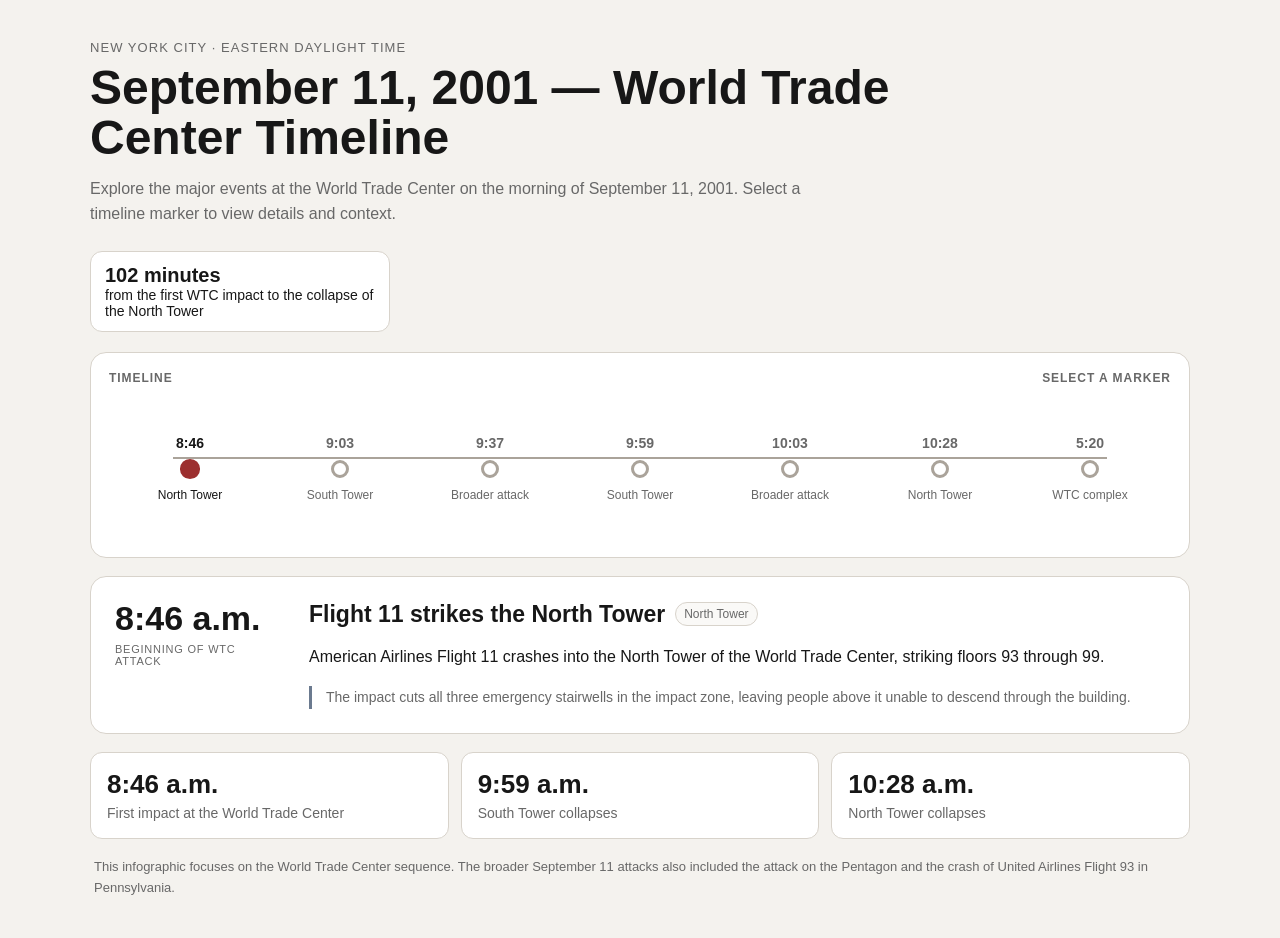
<file: 911Feature/index.html>
<!doctype html>
<html lang="en">
<head>
  <meta charset="utf-8">
  <meta name="viewport" content="width=device-width, initial-scale=1">
  <title>September 11, 2001 — World Trade Center Timeline</title>
  <style>
    :root{
      --bg:#f4f2ee;
      --panel:#ffffff;
      --text:#171717;
      --muted:#686868;
      --border:#d8d3cb;
      --accent:#9c2f2f;
      --accent-soft:#f4e5e5;
      --line:#aaa39a;
      --context:#6b7a8f;
    }
    *{box-sizing:border-box}
    body{
      margin:0;
      font-family:Arial, Helvetica, sans-serif;
      background:var(--bg);
      color:var(--text);
    }
    .wrap{
      width:min(1100px, calc(100% - 32px));
      margin:40px auto;
    }
    .header{
      display:flex;
      gap:24px;
      justify-content:space-between;
      align-items:flex-end;
      margin-bottom:20px;
      flex-wrap:wrap;
    }
    .eyebrow{
      font-size:13px;
      letter-spacing:.08em;
      text-transform:uppercase;
      color:var(--muted);
      margin:0 0 8px;
    }
    h1{
      margin:0;
      font-size:clamp(28px,4vw,48px);
      line-height:1.05;
      max-width:800px;
    }
    .intro{
      margin:12px 0 0;
      max-width:760px;
      color:var(--muted);
      line-height:1.6;
      font-size:16px;
    }
    .summary{
      border:1px solid var(--border);
      background:var(--panel);
      border-radius:12px;
      padding:12px 14px;
      font-size:14px;
      max-width:300px;
    }
    .summary strong{font-size:20px}
    .timeline-card,
    .detail-card{
      background:var(--panel);
      border:1px solid var(--border);
      border-radius:16px;
    }
    .timeline-card{
      padding:18px;
      overflow:hidden;
    }
    .timeline-top{
      display:flex;
      justify-content:space-between;
      gap:16px;
      align-items:center;
      margin-bottom:8px;
    }
    .timeline-top span{
      font-size:12px;
      text-transform:uppercase;
      letter-spacing:.08em;
      color:var(--muted);
      font-weight:700;
    }
    .scroller{
      overflow-x:auto;
      padding:6px 0 2px;
    }
    .timeline{
      min-width:760px;
      position:relative;
      display:grid;
      grid-template-columns:repeat(7,1fr);
      gap:8px;
      padding:24px 10px 16px;
    }
    .timeline::before{
      content:"";
      position:absolute;
      left:6%;
      right:6%;
      top:58px;
      height:2px;
      background:var(--line);
    }
    .marker{
      position:relative;
      border:0;
      background:transparent;
      color:var(--muted);
      cursor:pointer;
      border-radius:10px;
      padding:0 6px 6px;
      min-height:98px;
      font:inherit;
    }
    .marker:focus-visible{
      outline:3px solid rgba(156,47,47,.25);
      outline-offset:3px;
    }
    .marker .time{
      display:block;
      font-size:14px;
      font-weight:700;
      margin-bottom:9px;
      color:inherit;
    }
    .marker .dot{
      width:18px;
      height:18px;
      display:block;
      border-radius:50%;
      border:3px solid var(--line);
      background:var(--panel);
      margin:0 auto;
      position:relative;
      z-index:2;
      transition:.2s ease;
    }
    .marker .tag{
      display:block;
      font-size:12px;
      line-height:1.25;
      margin:10px auto 0;
      max-width:100px;
    }
    .marker[aria-pressed="true"]{
      color:var(--text);
    }
    .marker[aria-pressed="true"] .dot{
      border-color:var(--accent);
      background:var(--accent);
      transform:scale(1.12);
    }
    .detail-card{
      margin-top:18px;
      padding:24px;
      display:grid;
      grid-template-columns:170px 1fr;
      gap:24px;
    }
    .detail-time{
      font-size:34px;
      font-weight:700;
      line-height:1;
    }
    .elapsed{
      color:var(--muted);
      text-transform:uppercase;
      letter-spacing:.07em;
      font-size:11px;
      margin-top:8px;
    }
    .detail-head{
      display:flex;
      align-items:center;
      flex-wrap:wrap;
      gap:10px;
    }
    .detail-title{
      font-size:23px;
      margin:0;
    }
    .badge{
      display:inline-block;
      border:1px solid var(--border);
      border-radius:999px;
      padding:4px 8px;
      font-size:12px;
      color:var(--muted);
      background:#faf9f7;
    }
    .detail-text,
    .context{
      line-height:1.65;
      margin-bottom:0;
    }
    .detail-text{font-size:16px}
    .context{
      margin-top:16px;
      padding-left:14px;
      border-left:3px solid var(--context);
      color:var(--muted);
      font-size:14px;
    }
    .stats{
      margin-top:18px;
      display:grid;
      grid-template-columns:repeat(3,1fr);
      gap:12px;
    }
    .stat{
      background:var(--panel);
      border:1px solid var(--border);
      border-radius:12px;
      padding:16px;
    }
    .stat strong{
      display:block;
      font-size:26px;
      margin-bottom:4px;
    }
    .stat span{
      color:var(--muted);
      font-size:14px;
    }
    .note{
      color:var(--muted);
      font-size:13px;
      line-height:1.55;
      margin:18px 4px 0;
    }
    @media (max-width:700px){
      .wrap{width:min(100% - 20px,1100px);margin:20px auto}
      .detail-card{grid-template-columns:1fr;gap:14px;padding:18px}
      .stats{grid-template-columns:1fr}
      .summary{max-width:none;width:100%}
    }
    @media (prefers-reduced-motion: reduce){
      *{scroll-behavior:auto!important;transition:none!important}
    }
  </style>
</head>
<body>
  <main class="wrap">
    <header class="header">
      <div>
        <p class="eyebrow">New York City · Eastern Daylight Time</p>
        <h1>September 11, 2001 — World Trade Center Timeline</h1>
        <p class="intro">Explore the major events at the World Trade Center on the morning of September 11, 2001. Select a timeline marker to view details and context.</p>
      </div>
      <div class="summary"><strong>102 minutes</strong><br>from the first WTC impact to the collapse of the North Tower</div>
    </header>

    <section class="timeline-card" aria-label="Interactive September 11 timeline">
      <div class="timeline-top">
        <span>Timeline</span>
        <span>Select a marker</span>
      </div>
      <div class="scroller">
        <div id="timeline" class="timeline"></div>
      </div>
    </section>

    <section class="detail-card" aria-live="polite">
      <div>
        <div id="detailTime" class="detail-time"></div>
        <div id="detailElapsed" class="elapsed"></div>
      </div>
      <div>
        <div class="detail-head">
          <h2 id="detailTitle" class="detail-title"></h2>
          <span id="detailTag" class="badge"></span>
        </div>
        <p id="detailText" class="detail-text"></p>
        <p id="detailContext" class="context"></p>
      </div>
    </section>

    <section class="stats" aria-label="Key times">
      <div class="stat"><strong>8:46 a.m.</strong><span>First impact at the World Trade Center</span></div>
      <div class="stat"><strong>9:59 a.m.</strong><span>South Tower collapses</span></div>
      <div class="stat"><strong>10:28 a.m.</strong><span>North Tower collapses</span></div>
    </section>

    <p class="note">This infographic focuses on the World Trade Center sequence. The broader September 11 attacks also included the attack on the Pentagon and the crash of United Airlines Flight 93 in Pennsylvania.</p>
  </main>

  <script>
    const events = [
      {
        time:"8:46 a.m.", short:"8:46", title:"Flight 11 strikes the North Tower",
        tag:"North Tower", elapsed:"Beginning of WTC attack",
        text:"American Airlines Flight 11 crashes into the North Tower of the World Trade Center, striking floors 93 through 99.",
        context:"The impact cuts all three emergency stairwells in the impact zone, leaving people above it unable to descend through the building."
      },
      {
        time:"9:03 a.m.", short:"9:03", title:"Flight 175 strikes the South Tower",
        tag:"South Tower", elapsed:"+17 minutes",
        text:"United Airlines Flight 175 crashes into the South Tower, striking roughly floors 77 through 85.",
        context:"The second impact, seen live by television audiences, makes clear that the United States is experiencing a coordinated attack."
      },
      {
        time:"9:37 a.m.", short:"9:37", title:"Pentagon is struck",
        tag:"Broader attack", elapsed:"+51 minutes",
        text:"American Airlines Flight 77 crashes into the Pentagon in Arlington, Virginia.",
        context:"Although outside New York, the Pentagon attack demonstrates the national scope of the coordinated attacks unfolding that morning."
      },
      {
        time:"9:59 a.m.", short:"9:59", title:"South Tower collapses",
        tag:"South Tower", elapsed:"+73 minutes",
        text:"After burning for 56 minutes following impact, the South Tower collapses.",
        context:"The tower hit second is the first of the Twin Towers to fall. Its collapse devastates the surrounding World Trade Center complex and lower Manhattan."
      },
      {
        time:"10:03 a.m.", short:"10:03", title:"Flight 93 crashes in Pennsylvania",
        tag:"Broader attack", elapsed:"+77 minutes",
        text:"United Airlines Flight 93 crashes near Shanksville, Pennsylvania, after passengers and crew attempt to regain control of the hijacked aircraft.",
        context:"Investigators concluded the hijackers intended to strike a target in Washington, D.C."
      },
      {
        time:"10:28 a.m.", short:"10:28", title:"North Tower collapses",
        tag:"North Tower", elapsed:"+102 minutes",
        text:"The North Tower collapses after burning for approximately 102 minutes following the first impact.",
        context:"The collapse marks the destruction of both Twin Towers and transforms the World Trade Center site into the rescue and recovery area that became known as Ground Zero."
      },
      {
        time:"5:20 p.m.", short:"5:20", title:"7 World Trade Center collapses",
        tag:"WTC complex", elapsed:"Later that day",
        text:"7 World Trade Center, a 47-story building north of the main World Trade Center plaza, collapses after fires burn for hours.",
        context:"No aircraft struck WTC 7. The building had been evacuated before its collapse."
      }
    ];

    const timeline = document.getElementById("timeline");
    const detailTime = document.getElementById("detailTime");
    const detailElapsed = document.getElementById("detailElapsed");
    const detailTitle = document.getElementById("detailTitle");
    const detailTag = document.getElementById("detailTag");
    const detailText = document.getElementById("detailText");
    const detailContext = document.getElementById("detailContext");
    const buttons = [];

    function selectEvent(index){
      const e = events[index];
      detailTime.textContent = e.time;
      detailElapsed.textContent = e.elapsed;
      detailTitle.textContent = e.title;
      detailTag.textContent = e.tag;
      detailText.textContent = e.text;
      detailContext.textContent = e.context;
      buttons.forEach((button, i) => {
        button.setAttribute("aria-pressed", i === index ? "true" : "false");
      });
    }

    events.forEach((e, i) => {
      const button = document.createElement("button");
      button.type = "button";
      button.className = "marker";
      button.setAttribute("aria-label", `${e.time}: ${e.title}`);
      button.setAttribute("aria-pressed", "false");
      button.innerHTML = `
        <span class="time">${e.short}</span>
        <span class="dot" aria-hidden="true"></span>
        <span class="tag">${e.tag}</span>
      `;
      button.addEventListener("click", () => selectEvent(i));
      timeline.appendChild(button);
      buttons.push(button);
    });

    selectEvent(0);
  </script>
</body>
</html>
</file>
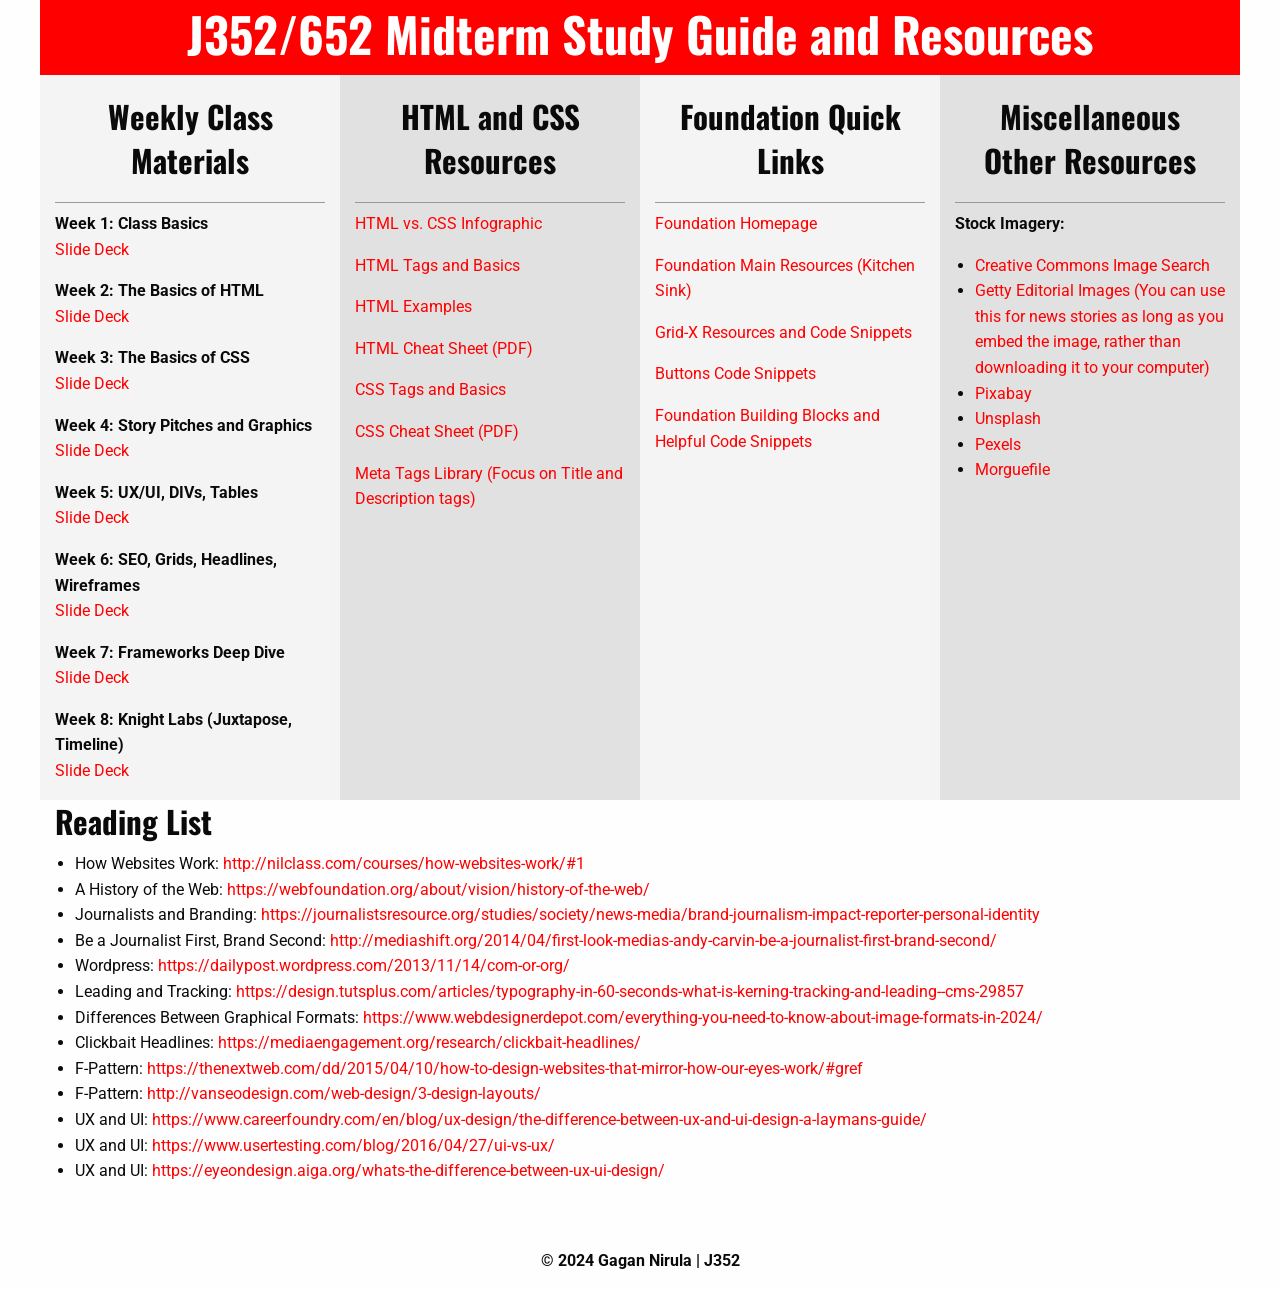
<file: midtermResources-f2024/index.html>
<!doctype html>
<html class="no-js" lang="en" dir="ltr">
  <head>
    <meta charset="utf-8">
    <meta http-equiv="x-ua-compatible" content="ie=edge">
    <meta name="viewport" content="width=device-width, initial-scale=1.0">
    <title>J352 Midterm Resources</title>
    <link rel="stylesheet" href="css/foundation.css">
    <link rel="stylesheet" href="css/app.css">

<meta name="description" content="This is the comprehensive midterm study guide for J352 Fall 2023."/>
<meta name="author" content="Gagan Nirula"/>



<link rel="preconnect" href="https://fonts.gstatic.com"> 
<link href="https://fonts.googleapis.com/css2?family=Oswald:wght@500&family=Roboto&display=swap" rel="stylesheet">

  </head>


<body>


<div class="grid-container">

<div class="grid-x grid-padding-x">
  <div class="large-12 cell" style="background-color:#ff0000; color:#fff; text-align:center;"><h1>J352/652 Midterm Study Guide and Resources</h1></div>
</div>


      <div class="grid-x grid-padding-x">


<!-- COLUMN 1 -->
        <div class="large-3 medium-3 small-12 cell columnContents" style="background-color:#f4f4f4;">

<h3>Weekly Class Materials</h3>

<p><strong>Week 1: Class Basics</strong><br>
<a href="https://docs.google.com/presentation/d/e/2PACX-1vQ-ecpuZynmUcLjK4St56wgyyDOzoIZQoAwSU_4BN4_UqP2Sf2mITWDmDMGmgiCmG9LkbOcygGF8XOI/pub?start=false&loop=false&delayms=60000" target="_blank">Slide Deck</a></p>

<p><strong>Week 2: The Basics of HTML</strong><br>
<a href="https://docs.google.com/presentation/d/e/2PACX-1vT3RD3F8aF8L9PTLCcLkcxmzPm0gT643ogqAdOY1b3ToCvalOEuBF49KuchwcBKd8UMnM0ikoJmI6AO/pub?start=false&loop=false&delayms=60000" target="_blank">Slide Deck</a></p>

<p><strong>Week 3: The Basics of CSS</strong><br>
<a href="https://docs.google.com/presentation/d/e/2PACX-1vRu6ID1T5NUcYh8nFa1qZTHkR1b86m_3pbo56in-NMRHzQ9jtt0GJJ_D1u9Yp9w6aJGxYZ4YnrGU82V/pub?start=false&loop=false&delayms=60000" target="_blank">Slide Deck</a></p>

<p><strong>Week 4: Story Pitches and Graphics</strong><br>
<a href="https://docs.google.com/presentation/d/e/2PACX-1vQpKdkwPp88plWy5OyV-ZBxxPOKLJBdcFEz3DC8o7NABzN3qqUXVPMtnwuKTSwMWtk0M7d9tK-7j55E/pub?start=false&loop=false&delayms=60000" target="_blank">Slide Deck</a></p>

<p><strong>Week 5: UX/UI, DIVs, Tables</strong><br>
<a href="https://docs.google.com/presentation/d/e/2PACX-1vTMGuHMZaWx8J3rwxlYt_20zg82SZmW6H30kMcLBguJ7Knu05vFif2VjubJEQAv5bDmuutpYdbhsoo0/pub?start=false&loop=false&delayms=60000" target="_blank">Slide Deck</a></p>

<p><strong>Week 6: SEO, Grids, Headlines, Wireframes</strong><br>
<a href="https://docs.google.com/presentation/d/e/2PACX-1vQrcKSt_a923xwkdJyT4SKduACpGYA32CQqp60WdcfeeE6Uz9gaq4K1tqC44WybGcS5a2ZKQ06LMOYM/pub?start=false&loop=false&delayms=60000" target="_blank">Slide Deck</a></p>

<p><strong>Week 7: Frameworks Deep Dive</strong><br>
<a href="https://docs.google.com/presentation/d/e/2PACX-1vQo2Us4m1mKfTL_0DBNwcZKO48-lSe98y0ZHRgHUXU5mm9ai5cUGmE81xV_r_ihxF8StQvnFVFGVjsQ/pub?start=false&loop=false&delayms=60000" target="_blank">Slide Deck</a></p>

<p><strong>Week 8: Knight Labs (Juxtapose, Timeline)</strong><br>
<a href="https://docs.google.com/presentation/d/e/2PACX-1vRPbMtdkDsjBdLyfJi5EUWYFm66CiHEtbGj7RswTdd5_EchwJfdUvljUjh1weMZr3CtzD1uWwGrH77p/pub?start=false&loop=false&delayms=60000" target="_blank">Slide Deck</a></p>


      </div>

<!-- COLUMN 2 -->

        <div class="large-3 medium-3 small-12 cell columnContents" style="background-color:#e1e1e1;">

<h3>HTML and CSS Resources</h3>

<p><a href="https://www.dropbox.com/s/e3tshot1pcomhuj/Infographic-HTML-CSS.png?dl=0" target="_blank">HTML vs. CSS Infographic</a></p>

<p><a href="https://www.w3schools.com/tags/default.asp" target="_blank">HTML Tags and Basics</a></p>

<p><a href="https://www.w3schools.com/html/html_examples.asp" target="_blank">HTML Examples</a></p>

<p><a href="https://www.dropbox.com/s/r841sr8tfhvpxqe/hf-html-cheat-sheet.pdf?dl=0" target="_blank">HTML Cheat Sheet (PDF)</a></p>

<p><a href="https://www.w3schools.com/css/default.asp" target="_blank">CSS Tags and Basics</a></p>

<p><a href="https://www.dropbox.com/s/7m1ipzdnvt5wnmk/wsu-css-cheat-sheet.pdf?dl=0" target="_blank">CSS Cheat Sheet (PDF)</a></p>

<p><a href="https://www.metatags.org/all-meta-tags-overview/" target="_blank">Meta Tags Library (Focus on Title and Description tags)</a></p>

        </div>

<!-- COLUMN 4 -->

        <div class="large-3 medium-3 small-12 cell columnContents" style="background-color:#f4f4f4;">

<h3>Foundation Quick Links</h3>

<p><a href="https://get.foundation" target="_blank">Foundation Homepage</a></p>

<p><a href="https://get.foundation/sites/docs/kitchen-sink.html" target="_blank">Foundation Main Resources (Kitchen Sink)</a></p>

<p><a href="https://get.foundation/sites/docs/xy-grid.html" target="_blank">Grid-X Resources and Code Snippets</a></p>

<p><a href="https://get.foundation/sites/docs/button.html" target="_blank">Buttons Code Snippets</a></p>

<p><a href="https://get.foundation/building-blocks/" target="_blank">Foundation Building Blocks and Helpful Code Snippets</a></p>

        </div>


<!-- COLUMN 4 -->

        <div class="large-3 medium-3 small-12 cell columnContents" style="background-color:#e1e1e1;">

<h3>Miscellaneous Other Resources</h3>

<p><strong>Stock Imagery:</strong><br>

<ul>
<li><a href="https://search.creativecommons.org" target="_blank">Creative Commons Image Search</a></li>
<li><a href="https://www.gettyimages.com/editorial-images" target="_blank">Getty Editorial Images (You can use this for news stories as long as you embed the image, rather than downloading it to your computer)</a></li>
<li><a href="https://pixabay.com" target="_blank">Pixabay</a></li>
<li><a href="https://unsplash.com" target="_blank">Unsplash</a></li>
<li><a href="https://www.pexels.com" target="_blank">Pexels</a></li>
<li><a href="https://morguefile.com" Target="_blank">Morguefile</a></li>


        </div>

<!-- RIGHT COLUMN ENDS -->

      </div>

<div class="large-12 medium-12 small-12 cell">
<h3>Reading List</h3>
<ul>
<li>How Websites Work: <a href="http://nilclass.com/courses/how-websites-work/#1" target="_blank">http://nilclass.com/courses/how-websites-work/#1</a></li>

<li>A History of the Web: <a href="https://webfoundation.org/about/vision/history-of-the-web/" target="_blank">https://webfoundation.org/about/vision/history-of-the-web/</a></li>

<li>Journalists and Branding: <a href="https://journalistsresource.org/studies/society/news-media/brand-journalism-impact-reporter-personal-identity" target="_blank">https://journalistsresource.org/studies/society/news-media/brand-journalism-impact-reporter-personal-identity</a></li>

<li>Be a Journalist First, Brand Second: <a href="http://mediashift.org/2014/04/first-look-medias-andy-carvin-be-a-journalist-first-brand-second/" target="_blank">http://mediashift.org/2014/04/first-look-medias-andy-carvin-be-a-journalist-first-brand-second/</a></li>

<li>Wordpress: <a hrf="https://dailypost.wordpress.com/2013/11/14/com-or-org/" target="_blank">https://dailypost.wordpress.com/2013/11/14/com-or-org/</a></li>

<li>Leading and Tracking: <a href="https://design.tutsplus.com/articles/typography-in-60-seconds-what-is-kerning-tracking-and-leading--cms-29857" target="_blank">https://design.tutsplus.com/articles/typography-in-60-seconds-what-is-kerning-tracking-and-leading--cms-29857</a></li>

<li>Differences Between Graphical Formats: <a href="https://www.webdesignerdepot.com/everything-you-need-to-know-about-image-formats-in-2024/" target="_blank">https://www.webdesignerdepot.com/everything-you-need-to-know-about-image-formats-in-2024/</a></li>

<li>Clickbait Headlines: <a href="https://mediaengagement.org/research/clickbait-headlines/" target="_blank">https://mediaengagement.org/research/clickbait-headlines/</a></li>

<li>F-Pattern: <a href="https://thenextweb.com/dd/2015/04/10/how-to-design-websites-that-mirror-how-our-eyes-work/#gref" target="_blank">https://thenextweb.com/dd/2015/04/10/how-to-design-websites-that-mirror-how-our-eyes-work/#gref</a></li>

<li>F-Pattern: <a href="http://vanseodesign.com/web-design/3-design-layouts/" target="_blank">http://vanseodesign.com/web-design/3-design-layouts/</a></li>

<li>UX and UI: <a href="https://www.careerfoundry.com/en/blog/ux-design/the-difference-between-ux-and-ui-design-a-laymans-guide/" target="_blank">https://www.careerfoundry.com/en/blog/ux-design/the-difference-between-ux-and-ui-design-a-laymans-guide/</a></li>

<li>UX and UI: <a href="https://www.usertesting.com/blog/2016/04/27/ui-vs-ux/" target="_blank">https://www.usertesting.com/blog/2016/04/27/ui-vs-ux/</a></li>

<li>UX and UI: <a href="https://eyeondesign.aiga.org/whats-the-difference-between-ux-ui-design/" target="_blank">https://eyeondesign.aiga.org/whats-the-difference-between-ux-ui-design/</a></li>
</ul>



<br><br>
<p style="text-align:center;"><strong>&copy; 2024 Gagan Nirula | J352</strong></p>

<!-- GRID ENDS -->
<!-- THE HEADER ENDS HERE -->
</div>


 




















    <script src="js/vendor/jquery.js"></script>
    <script src="js/vendor/what-input.js"></script>
    <script src="js/vendor/foundation.js"></script>
    <script src="js/app.js"></script>
  </body>
</html>
</file>
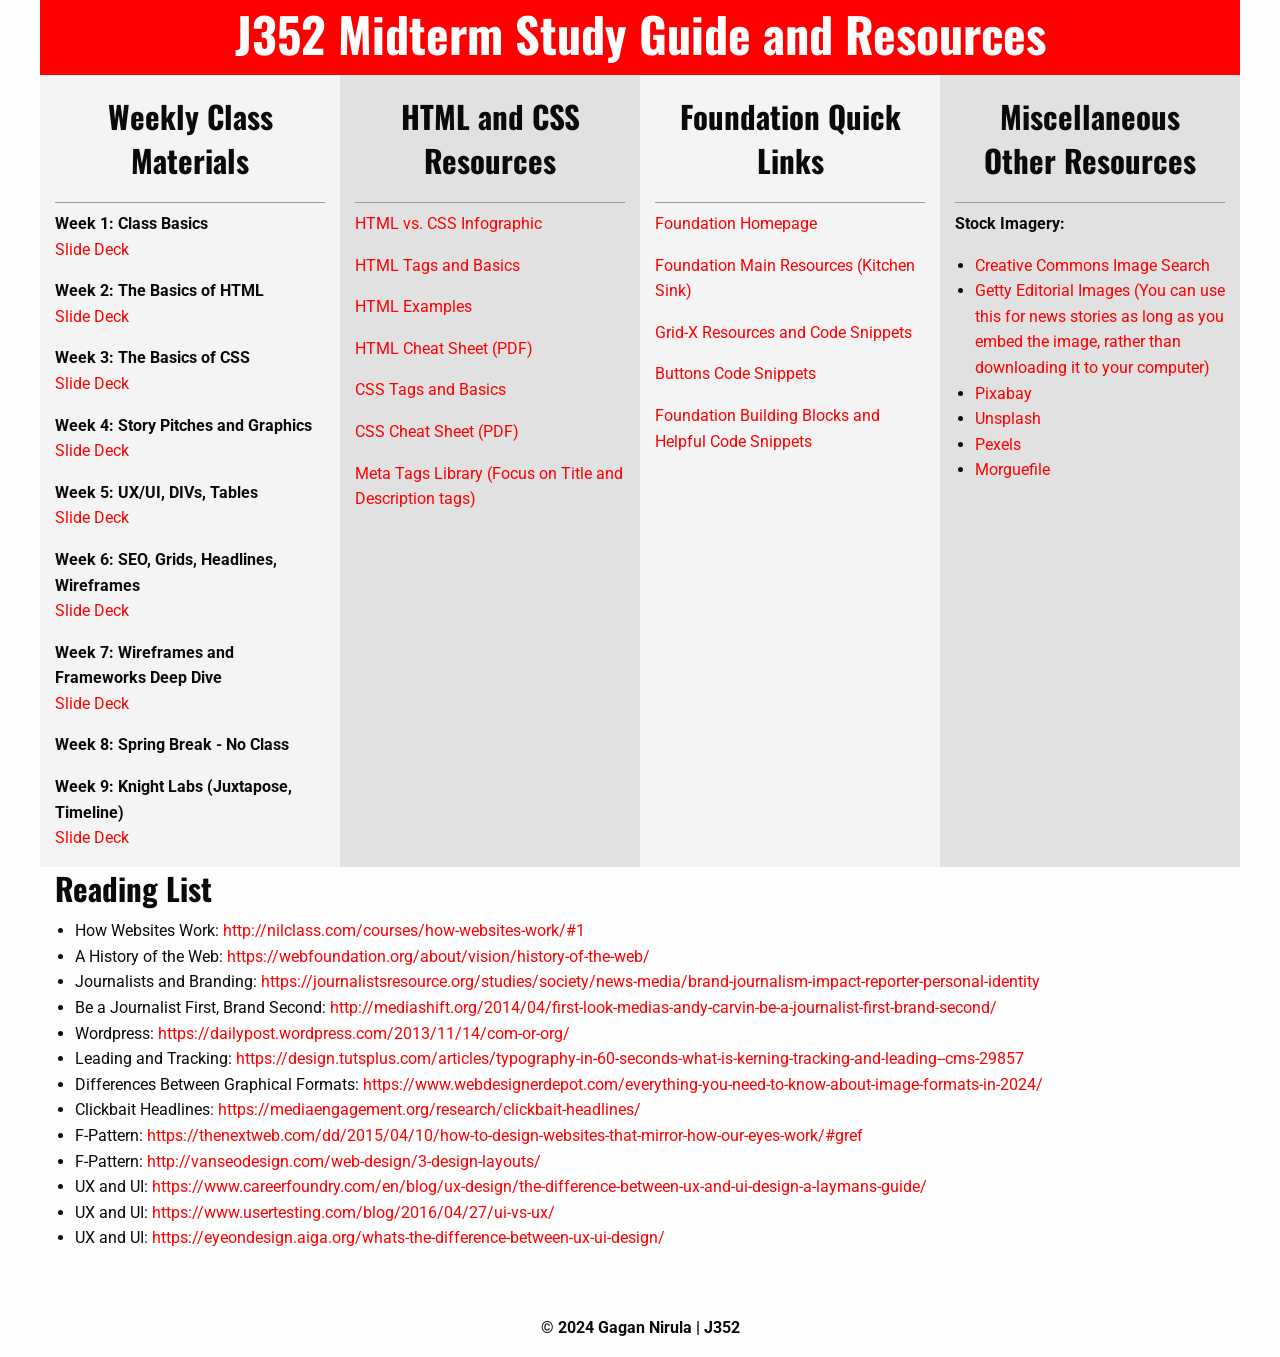
<file: midtermResources-s2025/index.html>
<!doctype html>
<html class="no-js" lang="en" dir="ltr">
  <head>
    <meta charset="utf-8">
    <meta http-equiv="x-ua-compatible" content="ie=edge">
    <meta name="viewport" content="width=device-width, initial-scale=1.0">
    <title>J352 Midterm Resources</title>
    <link rel="stylesheet" href="css/foundation.css">
    <link rel="stylesheet" href="css/app.css">

<meta name="description" content="This is the comprehensive midterm study guide for J352 Spring 2025."/>
<meta name="author" content="Gagan Nirula"/>

<link rel="preconnect" href="https://fonts.gstatic.com"> 
<link href="https://fonts.googleapis.com/css2?family=Oswald:wght@500&family=Roboto&display=swap" rel="stylesheet">

  </head>


<body>


<div class="grid-container">

<div class="grid-x grid-padding-x">
  <div class="large-12 cell" style="background-color:#ff0000; color:#fff; text-align:center;"><h1>J352 Midterm Study Guide and Resources</h1></div>
</div>


      <div class="grid-x grid-padding-x">


<!-- COLUMN 1 -->
        <div class="large-3 medium-3 small-12 cell columnContents" style="background-color:#f4f4f4;">

<h3>Weekly Class Materials</h3>

<p><strong>Week 1: Class Basics</strong><br>
<a href="https://docs.google.com/presentation/d/e/2PACX-1vQ3t4mdMPbS26KefO_iD0t0KoUDmhrTENLqva5NRej0Sr0t1d-BYPFCgnroYUuuOnR41xdX2JZkHCAy/pub?start=false&loop=false&delayms=60000" target="_blank">Slide Deck</a></p>

<p><strong>Week 2: The Basics of HTML</strong><br>
<a href="https://docs.google.com/presentation/d/e/2PACX-1vQBkE_QIfqkcJ2ZYD6b_xGcBaL5cu1YopR8aolZPKrEj213tAFbJNcF9aKoq86Rdh61xznlip3grHVZ/pub?start=false&loop=false&delayms=60000" target="_blank">Slide Deck</a></p>

<p><strong>Week 3: The Basics of CSS</strong><br>
<a href="https://docs.google.com/presentation/d/e/2PACX-1vTi7usyObrmKj2_9AoKOOofrrBpqrC7rpUErXiX3c-MoKx4b0UsUsY07RKEiL13_lrw9jUBrZi8scU9/pub?start=false&loop=false&delayms=3000" target="_blank">Slide Deck</a></p>

<p><strong>Week 4: Story Pitches and Graphics</strong><br>
<a href="https://docs.google.com/presentation/d/e/2PACX-1vQs8SfluJGG8HPOsGXmBgVfGQc5_xGji7Y_w5ECq5yVRY_hlrM28Tdz8u7gbETznYaqSg2wlurUDpVp/pub?start=false&loop=false&delayms=60000" target="_blank">Slide Deck</a></p>

<p><strong>Week 5: UX/UI, DIVs, Tables</strong><br>
<a href="https://docs.google.com/presentation/d/e/2PACX-1vR1IdEyFEzOkBxlYrXvvVGIeDc7JWFma2JCu1L5y_ja4Z7jKzsxEG7QOhuYpfaAuA1NJ3KfexKNDur-/pub?start=false&loop=false&delayms=60000" target="_blank">Slide Deck</a></p>

<p><strong>Week 6: SEO, Grids, Headlines, Wireframes</strong><br>
<a href="https://docs.google.com/presentation/d/e/2PACX-1vT8KO87FWwh6c7nWdhGDyb6XevCSm23OEkEa_6rA77S6WoT4syXhAv3IFHvrc56wH6hZwdrUL2kednV/pub?start=false&loop=false&delayms=60000" target="_blank">Slide Deck</a></p>

<p><strong>Week 7: Wireframes and Frameworks Deep Dive</strong><br>
<a href="https://docs.google.com/presentation/d/e/2PACX-1vRU2spPhNX8jt4AcIPdd1jVAN6wEPf5b_78feAVDxIj6zmhc3T25U-7G6vAL4iUCWgKzdR6HN2JnTbl/pub?start=false&loop=false&delayms=60000" target="_blank">Slide Deck</a></p>

<p><strong>Week 8: Spring Break - No Class</strong><br>

<p><strong>Week 9: Knight Labs (Juxtapose, Timeline)</strong><br>
<a href="https://docs.google.com/presentation/d/e/2PACX-1vRCsDSmXPICmG5Bln3y7iN0gFOcN6JEPB-W4yjeKjpVdkX_XOtkZWoJihT_tXPRop4CwCnLwl3ThaGx/pub?start=false&loop=false&delayms=60000" target="_blank">Slide Deck</a></p>


      </div>

<!-- COLUMN 2 -->

        <div class="large-3 medium-3 small-12 cell columnContents" style="background-color:#e1e1e1;">

<h3>HTML and CSS Resources</h3>

<p><a href="https://www.dropbox.com/s/e3tshot1pcomhuj/Infographic-HTML-CSS.png?dl=0" target="_blank">HTML vs. CSS Infographic</a></p>

<p><a href="https://www.w3schools.com/tags/default.asp" target="_blank">HTML Tags and Basics</a></p>

<p><a href="https://www.w3schools.com/html/html_examples.asp" target="_blank">HTML Examples</a></p>

<p><a href="https://www.dropbox.com/s/r841sr8tfhvpxqe/hf-html-cheat-sheet.pdf?dl=0" target="_blank">HTML Cheat Sheet (PDF)</a></p>

<p><a href="https://www.w3schools.com/css/default.asp" target="_blank">CSS Tags and Basics</a></p>

<p><a href="https://www.dropbox.com/s/7m1ipzdnvt5wnmk/wsu-css-cheat-sheet.pdf?dl=0" target="_blank">CSS Cheat Sheet (PDF)</a></p>

<p><a href="https://www.metatags.org/all-meta-tags-overview/" target="_blank">Meta Tags Library (Focus on Title and Description tags)</a></p>

        </div>

<!-- COLUMN 4 -->

        <div class="large-3 medium-3 small-12 cell columnContents" style="background-color:#f4f4f4;">

<h3>Foundation Quick Links</h3>

<p><a href="https://get.foundation" target="_blank">Foundation Homepage</a></p>

<p><a href="https://get.foundation/sites/docs/kitchen-sink.html" target="_blank">Foundation Main Resources (Kitchen Sink)</a></p>

<p><a href="https://get.foundation/sites/docs/xy-grid.html" target="_blank">Grid-X Resources and Code Snippets</a></p>

<p><a href="https://get.foundation/sites/docs/button.html" target="_blank">Buttons Code Snippets</a></p>

<p><a href="https://get.foundation/building-blocks/" target="_blank">Foundation Building Blocks and Helpful Code Snippets</a></p>

        </div>


<!-- COLUMN 4 -->

        <div class="large-3 medium-3 small-12 cell columnContents" style="background-color:#e1e1e1;">

<h3>Miscellaneous Other Resources</h3>

<p><strong>Stock Imagery:</strong><br>

<ul>
<li><a href="https://search.creativecommons.org" target="_blank">Creative Commons Image Search</a></li>
<li><a href="https://www.gettyimages.com/editorial-images" target="_blank">Getty Editorial Images (You can use this for news stories as long as you embed the image, rather than downloading it to your computer)</a></li>
<li><a href="https://pixabay.com" target="_blank">Pixabay</a></li>
<li><a href="https://unsplash.com" target="_blank">Unsplash</a></li>
<li><a href="https://www.pexels.com" target="_blank">Pexels</a></li>
<li><a href="https://morguefile.com" Target="_blank">Morguefile</a></li>


        </div>

<!-- RIGHT COLUMN ENDS -->

      </div>

<div class="large-12 medium-12 small-12 cell">
<h3>Reading List</h3>
<ul>
<li>How Websites Work: <a href="http://nilclass.com/courses/how-websites-work/#1" target="_blank">http://nilclass.com/courses/how-websites-work/#1</a></li>

<li>A History of the Web: <a href="https://webfoundation.org/about/vision/history-of-the-web/" target="_blank">https://webfoundation.org/about/vision/history-of-the-web/</a></li>

<li>Journalists and Branding: <a href="https://journalistsresource.org/studies/society/news-media/brand-journalism-impact-reporter-personal-identity" target="_blank">https://journalistsresource.org/studies/society/news-media/brand-journalism-impact-reporter-personal-identity</a></li>

<li>Be a Journalist First, Brand Second: <a href="http://mediashift.org/2014/04/first-look-medias-andy-carvin-be-a-journalist-first-brand-second/" target="_blank">http://mediashift.org/2014/04/first-look-medias-andy-carvin-be-a-journalist-first-brand-second/</a></li>

<li>Wordpress: <a hrf="https://dailypost.wordpress.com/2013/11/14/com-or-org/" target="_blank">https://dailypost.wordpress.com/2013/11/14/com-or-org/</a></li>

<li>Leading and Tracking: <a href="https://design.tutsplus.com/articles/typography-in-60-seconds-what-is-kerning-tracking-and-leading--cms-29857" target="_blank">https://design.tutsplus.com/articles/typography-in-60-seconds-what-is-kerning-tracking-and-leading--cms-29857</a></li>

<li>Differences Between Graphical Formats: <a href="https://www.webdesignerdepot.com/everything-you-need-to-know-about-image-formats-in-2024/" target="_blank">https://www.webdesignerdepot.com/everything-you-need-to-know-about-image-formats-in-2024/</a></li>

<li>Clickbait Headlines: <a href="https://mediaengagement.org/research/clickbait-headlines/" target="_blank">https://mediaengagement.org/research/clickbait-headlines/</a></li>

<li>F-Pattern: <a href="https://thenextweb.com/dd/2015/04/10/how-to-design-websites-that-mirror-how-our-eyes-work/#gref" target="_blank">https://thenextweb.com/dd/2015/04/10/how-to-design-websites-that-mirror-how-our-eyes-work/#gref</a></li>

<li>F-Pattern: <a href="http://vanseodesign.com/web-design/3-design-layouts/" target="_blank">http://vanseodesign.com/web-design/3-design-layouts/</a></li>

<li>UX and UI: <a href="https://www.careerfoundry.com/en/blog/ux-design/the-difference-between-ux-and-ui-design-a-laymans-guide/" target="_blank">https://www.careerfoundry.com/en/blog/ux-design/the-difference-between-ux-and-ui-design-a-laymans-guide/</a></li>

<li>UX and UI: <a href="https://www.usertesting.com/blog/2016/04/27/ui-vs-ux/" target="_blank">https://www.usertesting.com/blog/2016/04/27/ui-vs-ux/</a></li>

<li>UX and UI: <a href="https://eyeondesign.aiga.org/whats-the-difference-between-ux-ui-design/" target="_blank">https://eyeondesign.aiga.org/whats-the-difference-between-ux-ui-design/</a></li>
</ul>



<br><br>
<p style="text-align:center;"><strong>&copy; 2024 Gagan Nirula | J352</strong></p>

<!-- GRID ENDS -->
<!-- THE HEADER ENDS HERE -->
</div>


 




















    <script src="js/vendor/jquery.js"></script>
    <script src="js/vendor/what-input.js"></script>
    <script src="js/vendor/foundation.js"></script>
    <script src="js/app.js"></script>
  </body>
</html>
</file>
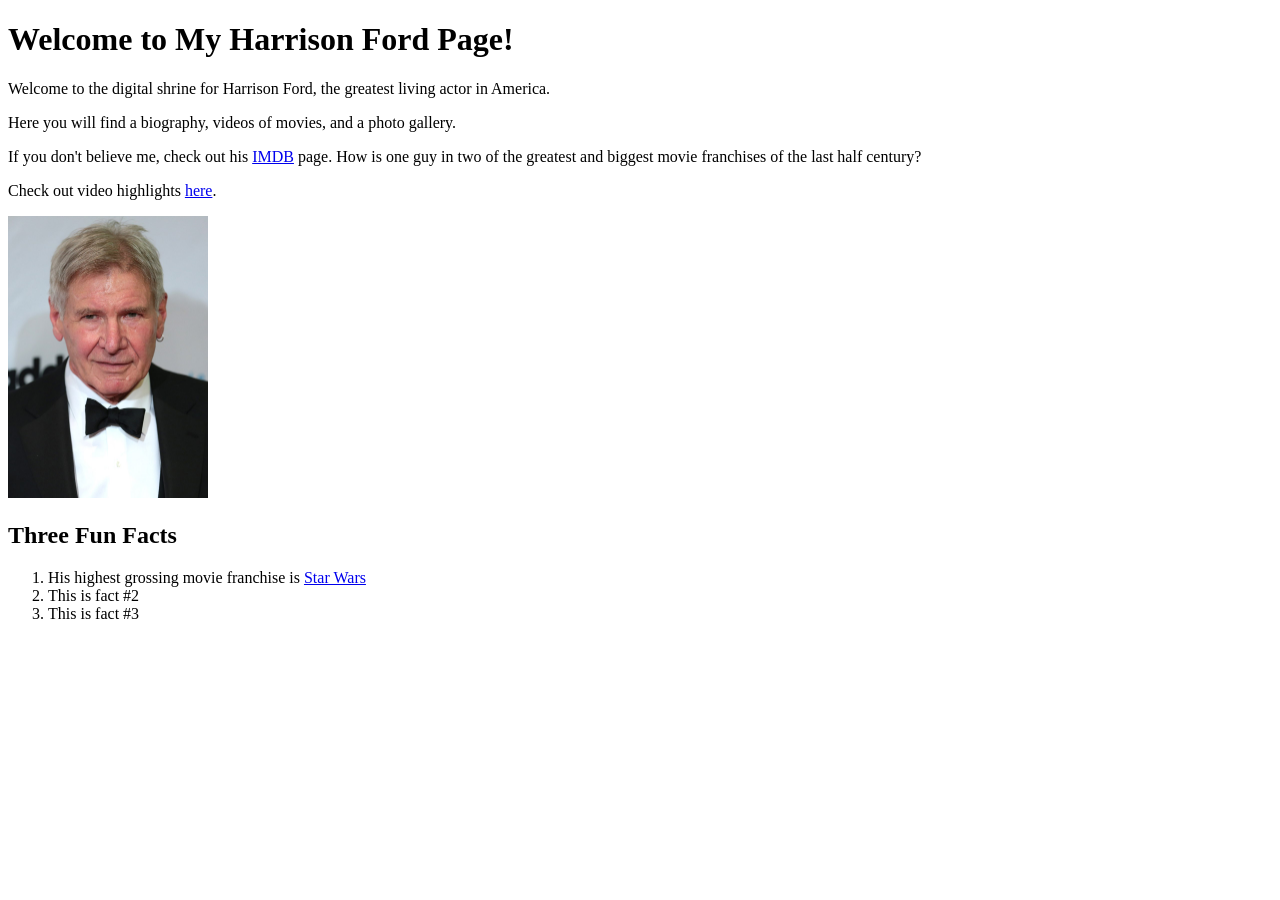
<file: Starter/index.html>
<!doctype html>

<html lang="en">

<head>
  <meta charset="utf-8">
  <title>Welcome to My Harrison Ford Page</title>
  <meta name="description" content="This is the description that search engines will display. Aim for 145-155 characters.">
  <meta name="author" content="Insert the content author or owner name here">

  <!-- Link to your JS file -->
  <script src="scripts/script.js"></script>

  <!-- Link to your CSS file -->
  <link rel="stylesheet" href="css/style.css">

</head>


<body>
<h1>Welcome to My Harrison Ford Page!</h1>


<p>Welcome to the digital shrine for Harrison Ford, the greatest living actor in America.</p>

<p>Here you will find a biography, videos of movies, and a photo gallery.</p>

<p>If you don't believe me, check out his <a href="https://www.imdb.com/name/nm0000148/?ref_=nv_sr_srsg_0_tt_4_nm_4_in_0_q_Harrison%2520Ford" target="_blank">IMDB</a> page. How is one guy in two of the greatest and biggest movie franchises of the last half century?</p>

<p>Check out video highlights <a href="videos.html">here</a>.</p>

<img src="images/HarrisonFord.jpg" width="200">

<h2>Three Fun Facts</h2>

<ol>
<li>His highest grossing movie franchise is <a href="https://www.starwars.com" target="_blank">Star Wars</a></li>
<li>This is fact #2</li>
<li>This is fact #3</li>
</ol>





<br><br><br><br><br><br>












</body>

</html>
</file>
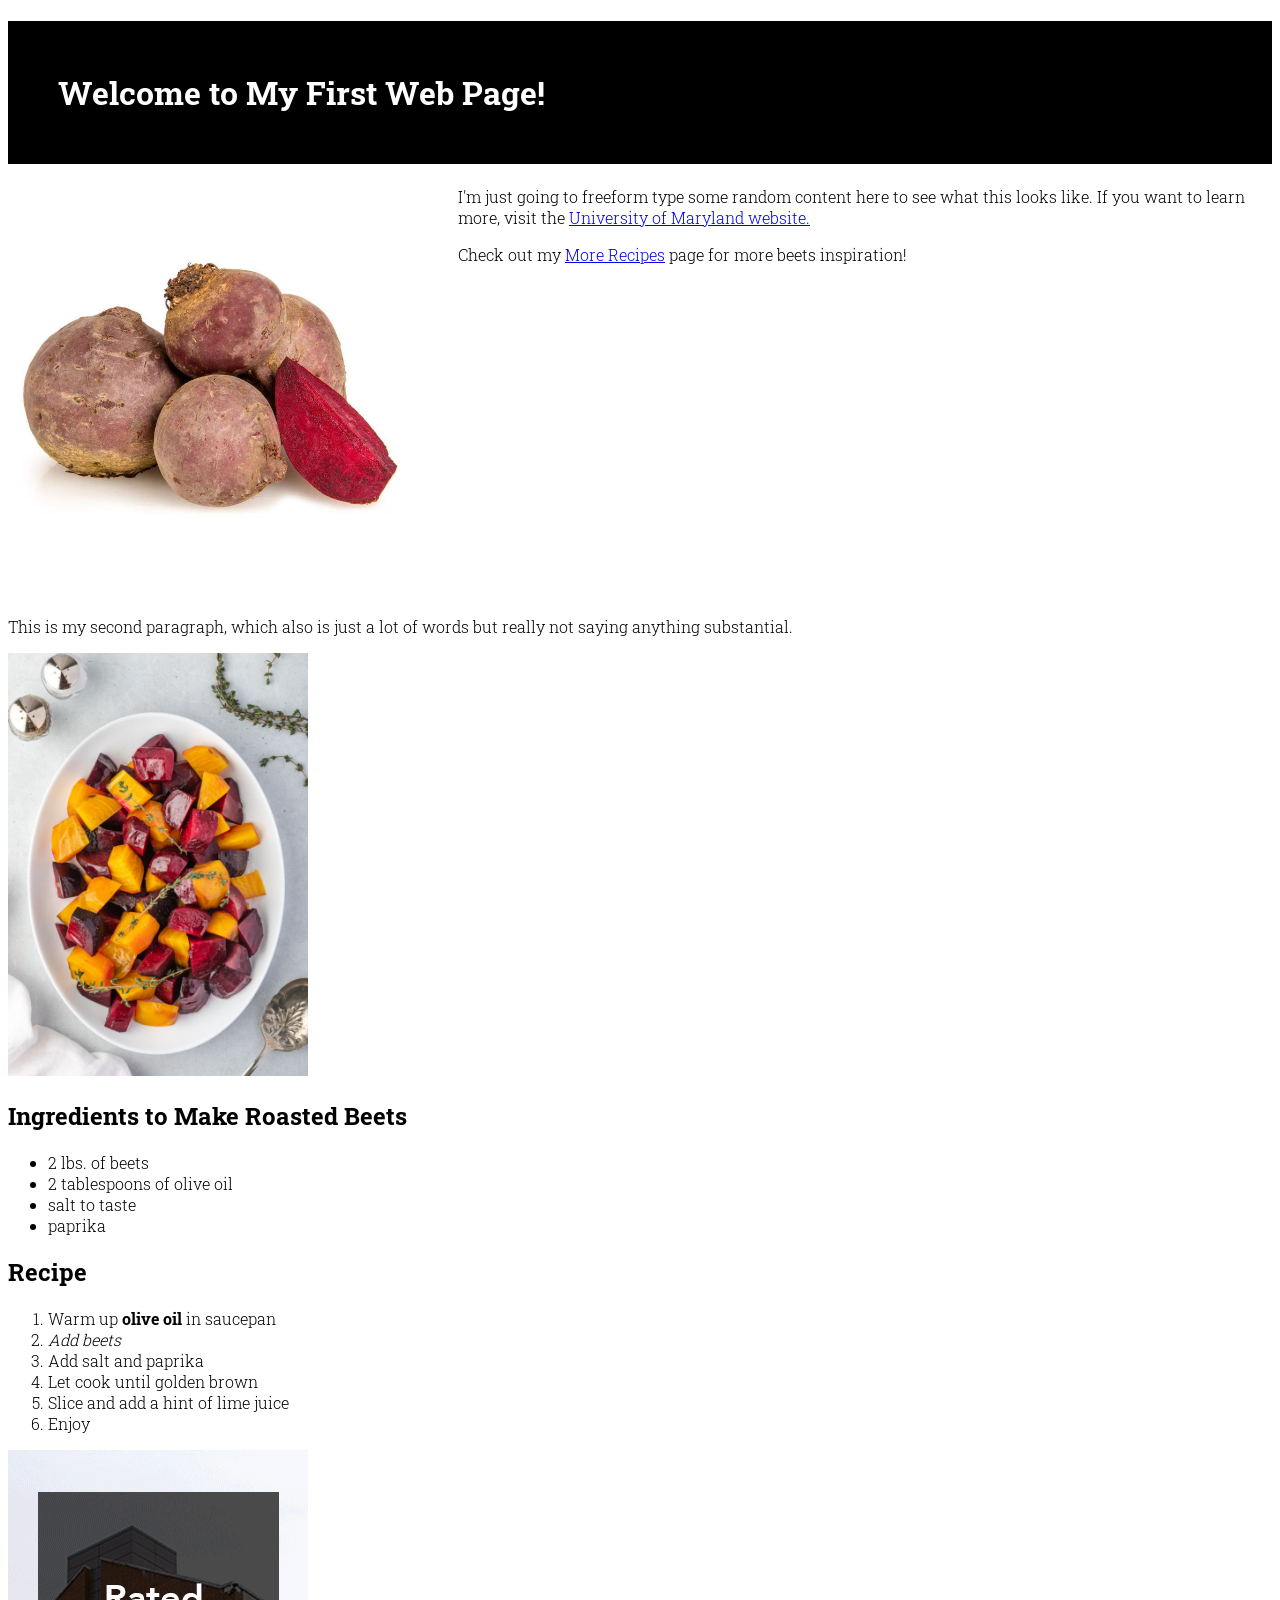
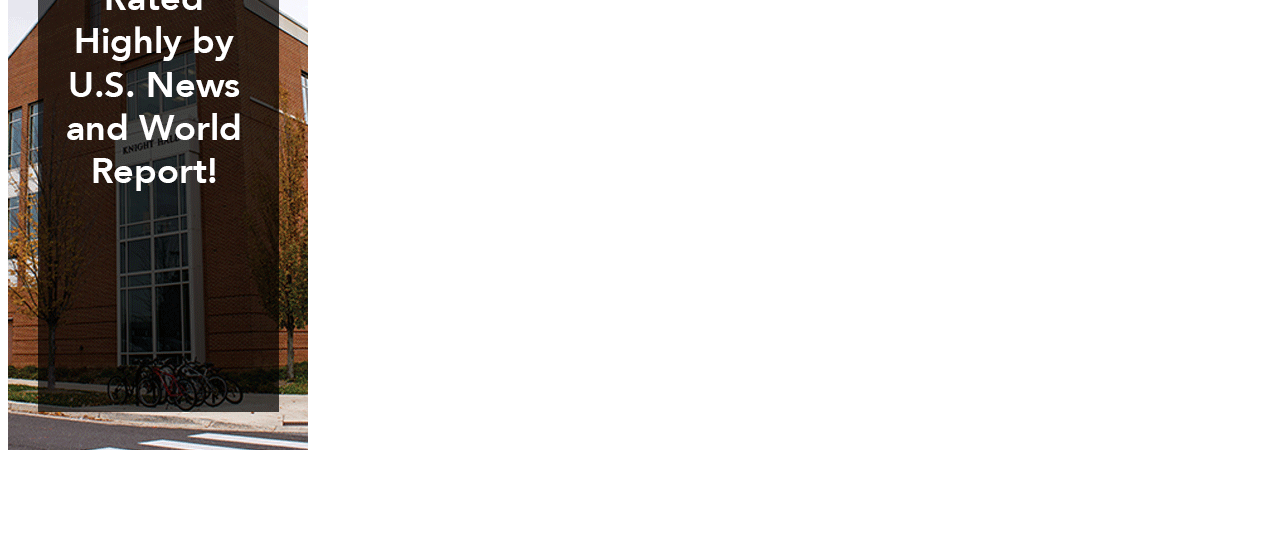
<file: Starter2/index.html>
<!doctype html>

<html lang="en">

<head>
  <meta charset="utf-8">
  <title>Welcome to My First Web Page</title>
  <meta name="description" content="This is the description that search engines will display. Aim for 145-155 characters.">
  <meta name="author" content="Insert the content author or owner name here">

  <!-- Link to your JS file -->
  <script src="scripts/script.js"></script>

  <!-- Link to your CSS file -->
  <link rel="stylesheet" href="css/style.css">

<link rel="preconnect" href="https://fonts.googleapis.com">
<link rel="preconnect" href="https://fonts.gstatic.com" crossorigin>
<link href="https://fonts.googleapis.com/css2?family=Roboto+Slab:wght@100..900&display=swap" rel="stylesheet">


</head>


<body>


<h1 class="myHeader">Welcome to My First Web Page!</h1>

<img src="images/targetBeets.webp" border="0" align="left" class="beetpic" alt="Beets" title="Beets">

<p>I'm just going to freeform type some random content here to see what this looks like. If you want to learn more, visit the <a href="https:www.umd.edu" target="_blank">University of Maryland website.</a></p>

<p>Check out my <a href="moreRecipes.html">More Recipes</a> page for more beets inspiration!</p>


<iframe width="560" height="315" src="https://www.youtube.com/embed/gekJ0pxz8LU?si=F1eo611WpnFz6yh1" title="YouTube video player" frameborder="0" allow="accelerometer; autoplay; clipboard-write; encrypted-media; gyroscope; picture-in-picture; web-share" referrerpolicy="strict-origin-when-cross-origin" allowfullscreen></iframe>

<p>This is my second paragraph, which also is just a lot of words but really not saying anything substantial.</p>

<img src="images/roasted-beets-1.jpg" title="Roasted Beets" alt="Roasted Beets" width="300" border="0">

<h2>Ingredients to Make Roasted Beets</h2>
<ul>
<li>2 lbs. of beets</li>
<li>2 tablespoons of olive oil</li>
<li>salt to taste</li>
<li>paprika</li>
</ul>

<h2>Recipe</h2>
<ol>
<li>Warm up <strong>olive oil</strong> in saucepan</li>
<li><em>Add beets</em></li>
<li>Add salt and paprika</li>
<li>Let cook until golden brown</li>
<li>Slice and add a hint of lime juice</li>
<li>Enjoy</li>
</ol>

<a href="https://merrill.umd.edu" target="_blank"><img src="images/UMD_ad_300x600.gif" border="0" title="UMD Journalism Ad" alt="UMD Journalism Ad" width="300" height="600"></a>



<br><br><br><br><br>

</body>

</html>
</file>
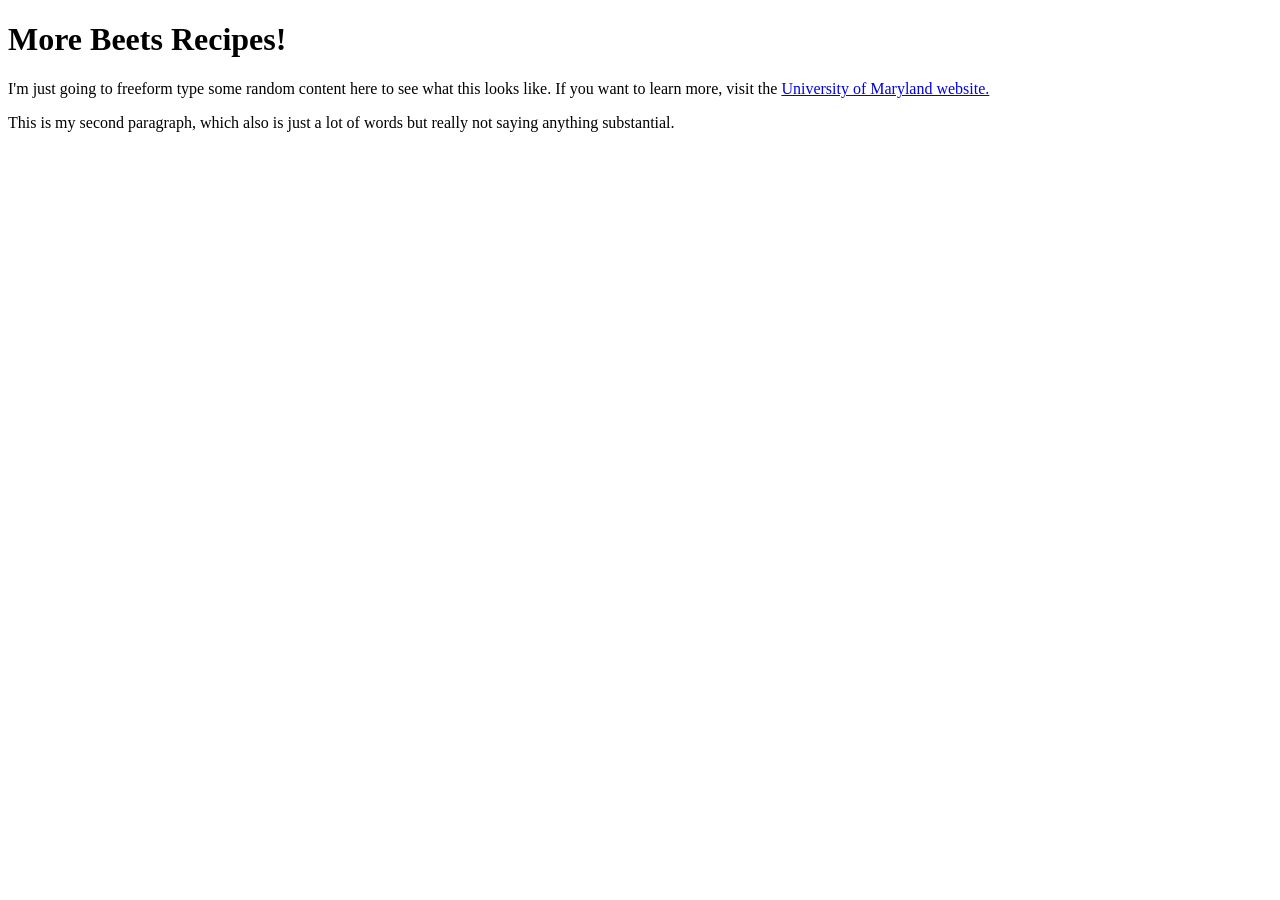
<file: Starter/moreRecipes.html>
<!doctype html>

<html lang="en">

<head>
  <meta charset="utf-8">
  <title>More Beets Recipes!</title>
  <meta name="description" content="This is the description that search engines will display. Aim for 145-155 characters.">
  <meta name="author" content="Insert the content author or owner name here">

  <!-- Link to your JS file -->
  <script src="scripts/script.js"></script>

  <!-- Link to your CSS file -->
  <link rel="stylesheet" href="css/style.css">

</head>


<body><h1>More Beets Recipes!</h1>

<p>I'm just going to freeform type some random content here to see what this looks like. If you want to learn more, visit the <a href="https:www.umd.edu" target="_blank">University of Maryland website.</a></p>

<p>This is my second paragraph, which also is just a lot of words but really not saying anything substantial.</p>






<br><br><br><br><br>

</body>

</html>
</file>
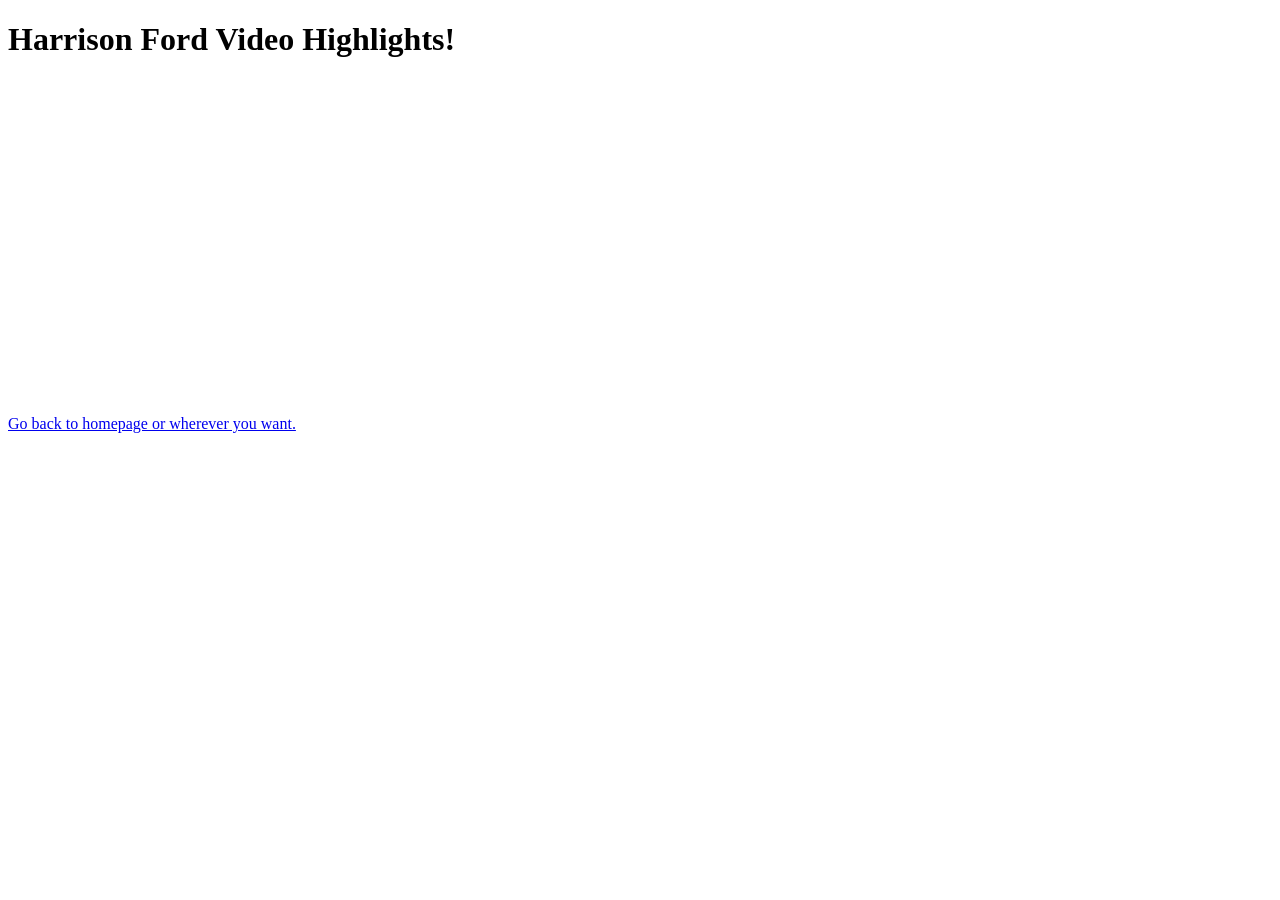
<file: Starter/videos.html>
<!doctype html>

<html lang="en">

<head>
  <meta charset="utf-8">
  <title>Video Highlights | Welcome to My Harrison Ford Page</title>
  <meta name="description" content="This is the description that search engines will display. Aim for 145-155 characters.">
  <meta name="author" content="Insert the content author or owner name here">

  <!-- Link to your JS file -->
  <script src="scripts/script.js"></script>

  <!-- Link to your CSS file -->
  <link rel="stylesheet" href="css/style.css">

</head>


<body>
<h1>Harrison Ford Video Highlights!</h1>

<iframe width="560" height="315" src="https://www.youtube.com/embed/lJdOYa_M5oQ?si=qIL5KWX3kChrJfEX" title="YouTube video player" frameborder="0" allow="accelerometer; autoplay; clipboard-write; encrypted-media; gyroscope; picture-in-picture; web-share" referrerpolicy="strict-origin-when-cross-origin" allowfullscreen></iframe>

<p><a href="index.html">Go back to homepage or wherever you want.</a></p>







</body>

</html>
</file>
<file: midtermResources-f2024/css/app.css>
body {
font-family: 'Roboto', sans-serif;
}
h1 {
font-family: 'Oswald', sans-serif;
font-weight:bold;
}
h3 {
font-family: 'Oswald', sans-serif;
font-weight:bold;
}

a {
  color:#ff0000;
}
a:hover {
  color:#333;
}

  .button.primary, .button.primary.disabled, .button.primary[disabled], .button.primary.disabled:hover, .button.primary[disabled]:hover, .button.primary.disabled:focus, .button.primary[disabled]:focus {
    background-color: #ff0000;
    color: #ffffff; }
  .button.primary:hover, .button.primary:focus {
    background-color: #126195;
    color: #fefefe; }

.sidebarStyle {
	background-color:yellow;
	padding:50px;
	border-right:solid 1px black;
}

.customCallout {
	background-color:red;
	color:white;
	width:50%;
	margin:0 10px 10px 0;
	float:left;
}

.hero-section {
  background: url("https://static.pexels.com/photos/248064/pexels-photo-248064.jpeg") 50% no-repeat;
  background-size: cover;
  height: 60vh;
  text-align: center;
  display: -webkit-flex;
  display: -ms-flexbox;
  display: flex;
  -webkit-align-items: center;
      -ms-flex-align: center;
          align-items: center;
  -webkit-justify-content: center;
      -ms-flex-pack: center;
          justify-content: center;
}

.hero-section .hero-section-text {
  color: #fefefe;
  text-shadow: 5px 5px 5px #0a0a0a;
}



.accordion {
  margin-left: 0;
  background: #ff0000;
  list-style-type: none; }
  .accordion[disabled] .accordion-title {
    cursor: not-allowed; }

.accordion-item:first-child > :first-child {
  border-radius: 0 0 0 0; }

.accordion-item:last-child > :last-child {
  border-radius: 0 0 0 0; }

.accordion-title {
  position: relative;
  display: block;
  padding: 1.25rem 1rem;
  border: 1px solid #e6e6e6;
  border-bottom: 0;
  font-size: 0.75rem;
  line-height: 1;
  color: #1779ba; }
  :last-child:not(.is-active) > .accordion-title {
    border-bottom: 1px solid #e6e6e6;
    border-radius: 0 0 0 0; }
  .accordion-title:hover, .accordion-title:focus {
    background-color: #e6e6e6; }
  .accordion-title::before {
    position: absolute;
    top: 50%;
    right: 1rem;
    margin-top: -0.5rem;
    content: "+"; }
  .is-active > .accordion-title::before {
    content: "–"; }

.accordion-content {
  display: none;
  padding: 1rem;
  border: 1px solid #e6e6e6;
  border-bottom: 0;
  background-color: #fefefe;
  color: #0a0a0a; }
  :last-child > .accordion-content:last-child {
    border-bottom: 1px solid #e6e6e6; }

.accordion-menu li {
  width: 100%; }

.accordion-menu a {
  padding: 0.7rem 1rem; }

.accordion-menu .is-accordion-submenu a {
  padding: 0.7rem 1rem; }

.accordion-menu .nested.is-accordion-submenu {
  margin-right: 0;
  margin-left: 1rem; }

.accordion-menu.align-right .nested.is-accordion-submenu {
  margin-right: 1rem;
  margin-left: 0; }

.accordion-menu .is-accordion-submenu-parent:not(.has-submenu-toggle) > a {
  position: relative; }
  .accordion-menu .is-accordion-submenu-parent:not(.has-submenu-toggle) > a::after {
    display: block;
    width: 0;
    height: 0;
    border: inset 6px;
    content: '';
    border-bottom-width: 0;
    border-top-style: solid;
    border-color: #1779ba transparent transparent;
    position: absolute;
    top: 50%;
    margin-top: -3px;
    right: 1rem; }

.accordion-menu.align-left .is-accordion-submenu-parent > a::after {
  right: 1rem;
  left: auto; }

.accordion-menu.align-right .is-accordion-submenu-parent > a::after {
  right: auto;
  left: 1rem; }

.accordion-menu .is-accordion-submenu-parent[aria-expanded='true'] > a::after {
  -webkit-transform: rotate(180deg);
      -ms-transform: rotate(180deg);
          transform: rotate(180deg);
  -webkit-transform-origin: 50% 50%;
      -ms-transform-origin: 50% 50%;
          transform-origin: 50% 50%; }

.is-accordion-submenu-parent {
  position: relative; }


.columnContents h3 {
  text-align:center;
  padding:20px;
  border-bottom:solid 1px #999;
}
</file>
<file: midtermResources-s2025/css/app.css>
body {
font-family: 'Roboto', sans-serif;
}
h1 {
font-family: 'Oswald', sans-serif;
font-weight:bold;
}
h3 {
font-family: 'Oswald', sans-serif;
font-weight:bold;
}

a {
  color:#ff0000;
}
a:hover {
  color:#333;
}

  .button.primary, .button.primary.disabled, .button.primary[disabled], .button.primary.disabled:hover, .button.primary[disabled]:hover, .button.primary.disabled:focus, .button.primary[disabled]:focus {
    background-color: #ff0000;
    color: #ffffff; }
  .button.primary:hover, .button.primary:focus {
    background-color: #126195;
    color: #fefefe; }

.sidebarStyle {
	background-color:yellow;
	padding:50px;
	border-right:solid 1px black;
}

.customCallout {
	background-color:red;
	color:white;
	width:50%;
	margin:0 10px 10px 0;
	float:left;
}

.hero-section {
  background: url("https://static.pexels.com/photos/248064/pexels-photo-248064.jpeg") 50% no-repeat;
  background-size: cover;
  height: 60vh;
  text-align: center;
  display: -webkit-flex;
  display: -ms-flexbox;
  display: flex;
  -webkit-align-items: center;
      -ms-flex-align: center;
          align-items: center;
  -webkit-justify-content: center;
      -ms-flex-pack: center;
          justify-content: center;
}

.hero-section .hero-section-text {
  color: #fefefe;
  text-shadow: 5px 5px 5px #0a0a0a;
}



.accordion {
  margin-left: 0;
  background: #ff0000;
  list-style-type: none; }
  .accordion[disabled] .accordion-title {
    cursor: not-allowed; }

.accordion-item:first-child > :first-child {
  border-radius: 0 0 0 0; }

.accordion-item:last-child > :last-child {
  border-radius: 0 0 0 0; }

.accordion-title {
  position: relative;
  display: block;
  padding: 1.25rem 1rem;
  border: 1px solid #e6e6e6;
  border-bottom: 0;
  font-size: 0.75rem;
  line-height: 1;
  color: #1779ba; }
  :last-child:not(.is-active) > .accordion-title {
    border-bottom: 1px solid #e6e6e6;
    border-radius: 0 0 0 0; }
  .accordion-title:hover, .accordion-title:focus {
    background-color: #e6e6e6; }
  .accordion-title::before {
    position: absolute;
    top: 50%;
    right: 1rem;
    margin-top: -0.5rem;
    content: "+"; }
  .is-active > .accordion-title::before {
    content: "–"; }

.accordion-content {
  display: none;
  padding: 1rem;
  border: 1px solid #e6e6e6;
  border-bottom: 0;
  background-color: #fefefe;
  color: #0a0a0a; }
  :last-child > .accordion-content:last-child {
    border-bottom: 1px solid #e6e6e6; }

.accordion-menu li {
  width: 100%; }

.accordion-menu a {
  padding: 0.7rem 1rem; }

.accordion-menu .is-accordion-submenu a {
  padding: 0.7rem 1rem; }

.accordion-menu .nested.is-accordion-submenu {
  margin-right: 0;
  margin-left: 1rem; }

.accordion-menu.align-right .nested.is-accordion-submenu {
  margin-right: 1rem;
  margin-left: 0; }

.accordion-menu .is-accordion-submenu-parent:not(.has-submenu-toggle) > a {
  position: relative; }
  .accordion-menu .is-accordion-submenu-parent:not(.has-submenu-toggle) > a::after {
    display: block;
    width: 0;
    height: 0;
    border: inset 6px;
    content: '';
    border-bottom-width: 0;
    border-top-style: solid;
    border-color: #1779ba transparent transparent;
    position: absolute;
    top: 50%;
    margin-top: -3px;
    right: 1rem; }

.accordion-menu.align-left .is-accordion-submenu-parent > a::after {
  right: 1rem;
  left: auto; }

.accordion-menu.align-right .is-accordion-submenu-parent > a::after {
  right: auto;
  left: 1rem; }

.accordion-menu .is-accordion-submenu-parent[aria-expanded='true'] > a::after {
  -webkit-transform: rotate(180deg);
      -ms-transform: rotate(180deg);
          transform: rotate(180deg);
  -webkit-transform-origin: 50% 50%;
      -ms-transform-origin: 50% 50%;
          transform-origin: 50% 50%; }

.is-accordion-submenu-parent {
  position: relative; }


.columnContents h3 {
  text-align:center;
  padding:20px;
  border-bottom:solid 1px #999;
}
</file>
<file: Starter/css/style.css>
body {
  background-color:#ffffff;
}
</file>
<file: Starter2/css/style.css>
body {
  background-color:#ffffff;
  font-family: "Roboto Slab", serif;
  font-optical-sizing: auto;
  font-weight: 300;
  font-style: normal;
}

h1 {
background-color: #000000;
color: #ffffff;
padding: 50px 0 50px 50px;
}

.beetpic {
  width: 400px;
  margin: 0 50px 0 0;
</file>
